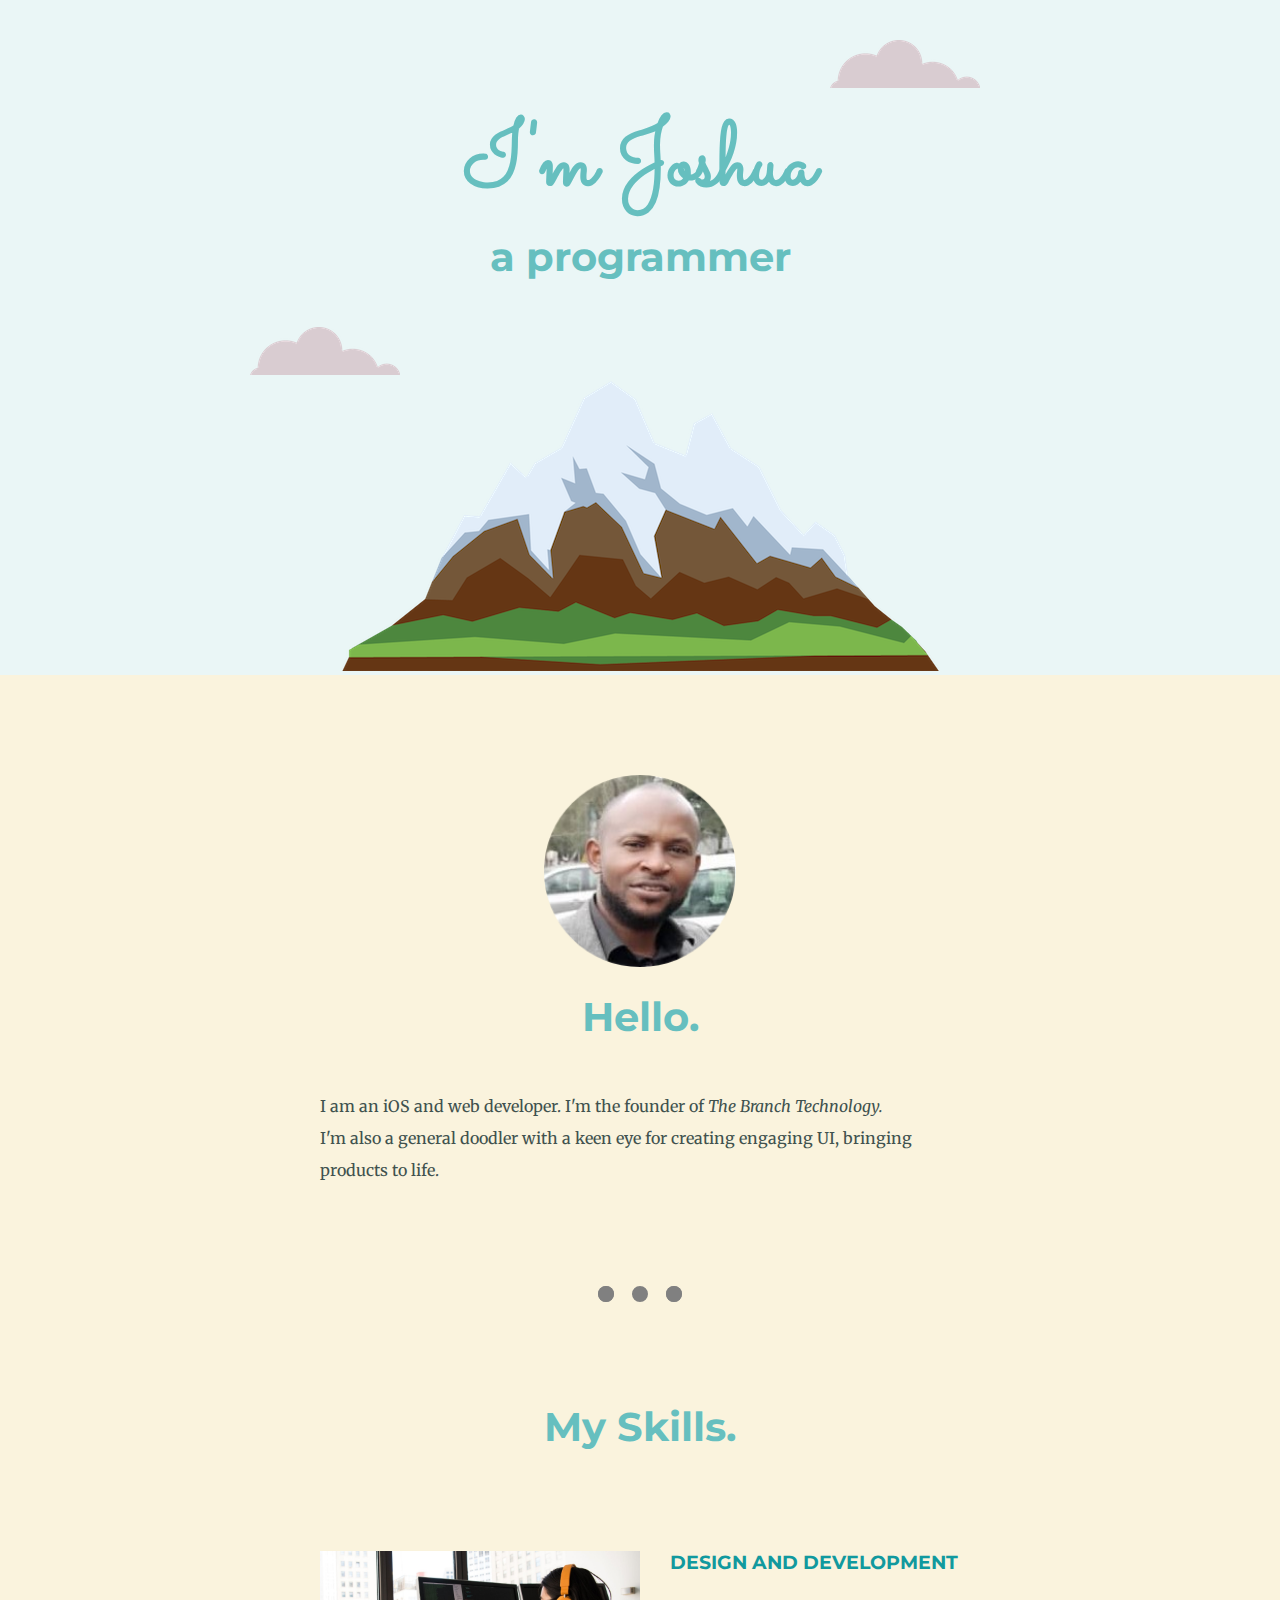
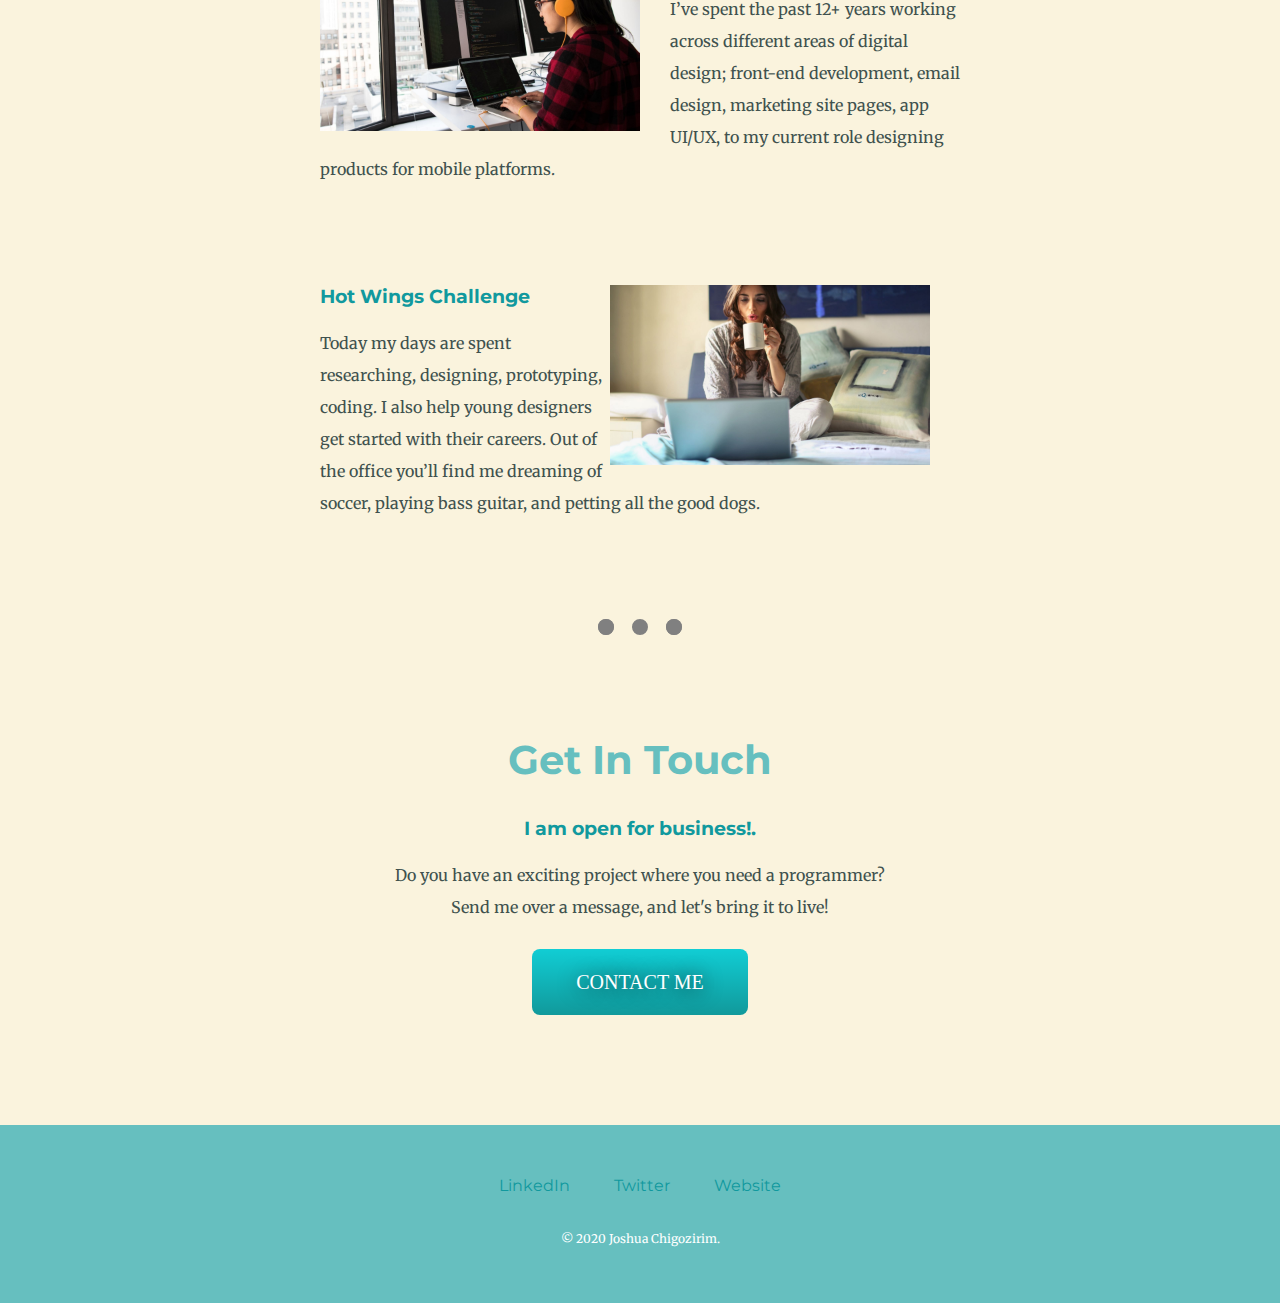
<file: index.html>
<!DOCTYPE html>
<html lang="en" dir="ltr">
  <head>
    <meta charset="utf-8">
    <link rel="stylesheet" href="CSS/style.css">
    <link rel="icon" href="favicon1.ico">
    <link href="https://fonts.googleapis.com/css2?family=Merriweather+Sans:wght@300&family=Merriweather:wght@300&family=Montserrat:wght@100&family=Sacramento&display=swap" rel="stylesheet">
    <title>Chigozirim Joshua</title>
  </head>
  <body>
    <div class="top-container">
      <img class="top-cloud" src="images/cloud.png" alt="cloud-img">
      <h1>I'm Joshua</h1>
      <h2>a<span class="pro"></span> programmer</h2>
      <img class="bottom-cloud" src="images/cloud.png" alt="cloud img">
      <img src="images/mountain.png" alt="mountain-img">
    </div>

    <div class="middle-container">
      <div class="profile">
        <img class="josh"src="images/josh.png" alt="pic">
        <h2>Hello.</h2>
        <p class="ios">I am an iOS and web developer. I'm the founder of <em>The Branch Technology.</em><br>I'm also a general doodler with a keen eye for creating engaging UI, bringing products to life.</p>
      </div>
      <hr class="hr">
      <div class="skills">
        <h2>My Skills.</h2>
        <div class="skill-row">
          <img class="skilled" src="images/skilled.jpg" alt="">
          <h3>DESIGN AND DEVELOPMENT</h3>
          <p>I’ve spent the past 12+ years working across different areas of digital design; front-end development, email design, marketing site pages, app UI/UX, to my current role designing products for mobile platforms.</p>
        </div>
        <div class="skill-row">
          <img class="hot" src="images/hot.jpg" alt="">
          <h3>Hot Wings Challenge</h3>
          <p>Today my days are spent researching, designing, prototyping, coding. I also help young designers get started with their careers.

Out of the office you’ll find me dreaming of soccer, playing bass guitar, and petting all the good dogs.</p>
        </div>
      </div>
      <hr class="hr">
      <div class="contact-me">
        <h2>Get In Touch</h2>
        <h3>I am open for business!.</h3>
        <p>Do you have an exciting project where you need a programmer? Send me over a message, and let's bring it to live!</p>
        <a class="btn" href="mailto:thebranchdevops@gmail.com">CONTACT ME</a>
      </div>
    </div>

    <div class="bottom-container">
      <a class="footer-link" href="https://www.linkedin.com/">LinkedIn</a>
      <a class="footer-link" href="https://twitter.com/">Twitter</a>
      <a class="footer-link" href="https://www.appbrewery.co/">Website</a>
      <p class="copyright">© 2020 Joshua Chigozirim.</p>
    </div>
</file>
<file: CSS/style.css>
body {
  color: #40514E;
  margin: 0;
  text-align: center;
  background-color:#faf3dd;
  font-family: 'Merriweather', serif;
  }

h1 {
  font-size:5.625rem;   /* 16px =100% = 1em ,'rem'is the cs3  way of writing font-size this is to make your fonts dynamic*/
  margin:0 auto 0 auto;
  color: #66BFBF;
  font-family: 'Sacramento', cursive;
}

h2 {
  font-family: 'Montserrat', sans-serif;
  font-size:2.5rem;
  font-weight:bold;
  margin-top: 0;
  color: #66BFBF;
  text-align: center;
}

h3 {
  font-family: 'Montserrat', sans-serif;
  color: #11999E;
  font-weight: bold;
  font-size:2;
}

p {
    line-height: 2;
}

hr  {
    border: dotted  gray 16px;
    border-bottom: none;
    width: 4%;
    margin: 100px auto;
}

a {
  font-family: 'Montserrat', sans-serif;
  text-decoration: none;
  color:#11999E;
  margin: 10px 20px;
}

a:hover {
  color:#EAF6F6;
}

.top-container {
background-color: #EAF6F6;
position: relative;
padding-top:100px;
}

.middle-container {
   margin: 100px 0;
}

.ios {
 wdth: 50%;
 margin: auto;
}

/*cloud images div*/
.top-cloud {
 position: absolute;
 right: 300px;
 top: 40px;
}

.bottom-cloud {
position: absolute;
left: 250px;
bottom: 300px;
}

.skilled {
  width: 50%;
  float: left;
  margin-right:30px;
}

.hot {
  width: 50%;
  float: right;
  margin-right:30px;
}

.hot {
  width: 50%;
  float: right;
  margin-right:30px;
}

.josh {
  width: 30%;
  clear: right;
  margin-left: 35%;
}

.contact-me {
  width: 40%;
  margin: 40px auto 60px;
}


.profile {
  width: 50%;
  margin:100px auto 100px auto;
  text-align: left;
  line-height: 2;
}

.skill-row {
  width: 50%;
  margin:100px auto 100px auto;
  text-align: left;
}



/* footer links */

.bottom-container {
  background-color:#66BFBF;
  padding: 50px 0 20px;

}


.footer-link {

}

.copyright {
  color: white;
}

.btn {
   background: #11CDD4;
   background-image: -webkit-linear-gradient(top, #11CDD4, #11999B);
   background-image: -moz-linear-gradient(top, #11CDD4, #11999B);
   background-image: -ms-linear-gradient(top, #11CDD4, #11999B);
   background-image: -o-linear-gradient(top, #11CDD4, #11999B);
   background-image: -webkit-gradient(to bottom, #11CDD4, #11999B);
   -webkit-border-radius: 8px;
   -moz-border-radius: 8px;
   border-radius: 8px;
   height: 50px;
   line-height: 50px;
   color: #FFFFFF;
   font-family: Open Sans;
   width: 200px;
   font-size: 20px;
   font-weight: 100;
   padding: 8px;
   text-shadow: 1px 1px 20px #000000;
   text-decoration: none;
   display: inline-block;
   cursor: pointer;
   text-align: center;
}

.btn:hover {

   border: outset #337FED 0;
   background: #5CDEC9;
   background-image: -webkit-linear-gradient(top, #5CDEC9, #2BC4AD);
   background-image: -moz-linear-gradient(top, #5CDEC9, #2BC4AD);
   background-image: -ms-linear-gradient(top, #5CDEC9, #2BC4AD);
   background-image: -o-linear-gradient(top, #5CDEC9, #2BC4AD);
   background-image: -webkit-gradient(to bottom, #5CDEC9, #2BC4AD);
   -webkit-border-radius: 8px;
   -moz-border-radius: 8px;
   border-radius: 8px;
   text-decoration: none;
}

.copyright {
  color: EAF6F6;
  font-size: 0.75rem;
  padding: 20px 0;
}
</file>
